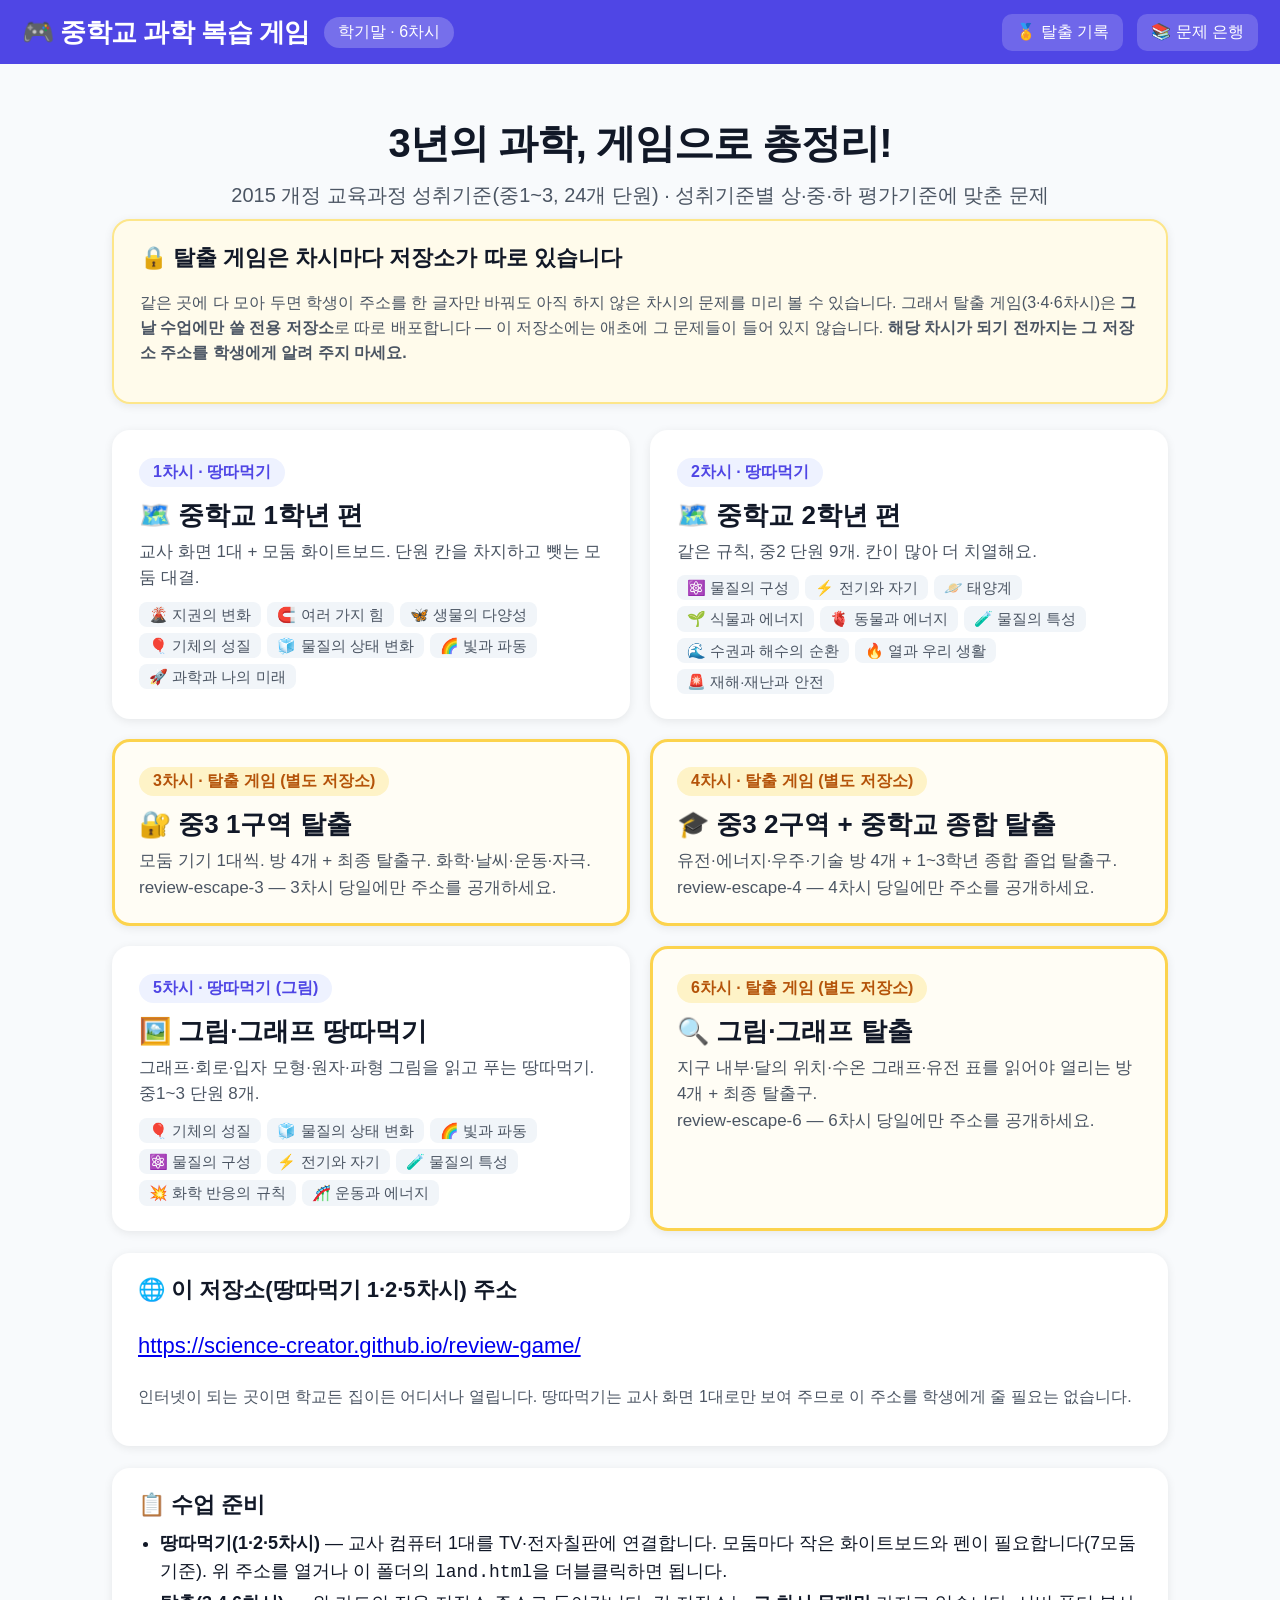
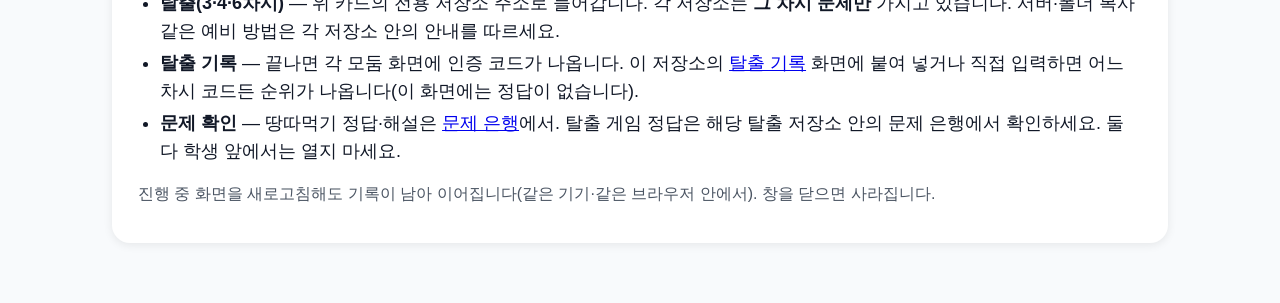
<file: index.html>
<!DOCTYPE html>
<html lang="ko">
<head>
<meta charset="utf-8">
<meta name="viewport" content="width=device-width, initial-scale=1">
<title>중학교 과학 복습 게임</title>
<link rel="stylesheet" href="css/game.css">
</head>
<body>
<header class="top">
  <h1>🎮 중학교 과학 복습 게임</h1>
  <span class="badge">학기말 · 6차시</span>
  <span class="spacer"></span>
  <a class="home" href="teacher.html">🏅 탈출 기록</a> <a class="home" href="bank.html">📚 문제 은행</a>
</header>
<main class="wrap">
  <div class="hero">
    <h2>3년의 과학, 게임으로 총정리!</h2>
    <p>2015 개정 교육과정 성취기준(중1~3, 24개 단원) · 성취기준별 상·중·하 평가기준에 맞춘 문제</p>
  </div>

  <div class="panel" style="margin-top:0; background:#fffbeb; border:2px solid #fde68a">
    <h3>🔒 탈출 게임은 차시마다 저장소가 따로 있습니다</h3>
    <p class="note">같은 곳에 다 모아 두면 학생이 주소를 한 글자만 바꿔도 아직 하지 않은 차시의 문제를 미리 볼 수 있습니다.
      그래서 탈출 게임(3·4·6차시)은 <b>그날 수업에만 쓸 전용 저장소</b>로 따로 배포합니다 — 이 저장소에는 애초에
      그 문제들이 들어 있지 않습니다. <b>해당 차시가 되기 전까지는 그 저장소 주소를 학생에게 알려 주지 마세요.</b></p>
  </div>

  <div class="cards">
    <a class="card" href="land.html?s=1">
      <span class="tag">1차시 · 땅따먹기</span>
      <h3>🗺️ 중학교 1학년 편</h3>
      <p>교사 화면 1대 + 모둠 화이트보드. 단원 칸을 차지하고 뺏는 모둠 대결.</p>
      <div class="chips" id="c1"></div>
    </a>
    <a class="card" href="land.html?s=2">
      <span class="tag">2차시 · 땅따먹기</span>
      <h3>🗺️ 중학교 2학년 편</h3>
      <p>같은 규칙, 중2 단원 9개. 칸이 많아 더 치열해요.</p>
      <div class="chips" id="c2"></div>
    </a>
    <a class="card escapecard" href="https://science-creator.github.io/review-escape-3/" target="_blank" rel="noopener">
      <span class="tag escape">3차시 · 탈출 게임 (별도 저장소)</span>
      <h3>🔐 중3 1구역 탈출</h3>
      <p>모둠 기기 1대씩. 방 4개 + 최종 탈출구. 화학·날씨·운동·자극.</p>
      <p class="note">review-escape-3 — 3차시 당일에만 주소를 공개하세요.</p>
    </a>
    <a class="card escapecard" href="https://science-creator.github.io/review-escape-4/" target="_blank" rel="noopener">
      <span class="tag escape">4차시 · 탈출 게임 (별도 저장소)</span>
      <h3>🎓 중3 2구역 + 중학교 종합 탈출</h3>
      <p>유전·에너지·우주·기술 방 4개 + 1~3학년 종합 졸업 탈출구.</p>
      <p class="note">review-escape-4 — 4차시 당일에만 주소를 공개하세요.</p>
    </a>
    <a class="card" href="land.html?s=5">
      <span class="tag">5차시 · 땅따먹기 (그림)</span>
      <h3>🖼️ 그림·그래프 땅따먹기</h3>
      <p>그래프·회로·입자 모형·원자·파형 그림을 읽고 푸는 땅따먹기. 중1~3 단원 8개.</p>
      <div class="chips" id="c5"></div>
    </a>
    <a class="card escapecard" href="https://science-creator.github.io/review-escape-6/" target="_blank" rel="noopener">
      <span class="tag escape">6차시 · 탈출 게임 (별도 저장소)</span>
      <h3>🔍 그림·그래프 탈출</h3>
      <p>지구 내부·달의 위치·수온 그래프·유전 표를 읽어야 열리는 방 4개 + 최종 탈출구.</p>
      <p class="note">review-escape-6 — 6차시 당일에만 주소를 공개하세요.</p>
    </a>
  </div>

  <div class="panel">
    <h3>🌐 이 저장소(땅따먹기 1·2·5차시) 주소</h3>
    <p style="font-size:22px"><a href="https://science-creator.github.io/review-game/">https://science-creator.github.io/review-game/</a></p>
    <p class="note">인터넷이 되는 곳이면 학교든 집이든 어디서나 열립니다. 땅따먹기는 교사 화면 1대로만 보여 주므로 이 주소를 학생에게 줄 필요는 없습니다.</p>
  </div>

  <div class="panel">
    <h3>📋 수업 준비</h3>
    <ul>
      <li><b>땅따먹기(1·2·5차시)</b> — 교사 컴퓨터 1대를 TV·전자칠판에 연결합니다. 모둠마다 작은 화이트보드와 펜이 필요합니다(7모둠 기준). 위 주소를 열거나 이 폴더의 <code>land.html</code>을 더블클릭하면 됩니다.</li>
      <li><b>탈출(3·4·6차시)</b> — 위 카드의 전용 저장소 주소로 들어갑니다. 각 저장소는 <b>그 차시 문제만</b> 가지고 있습니다. 서버·폴더 복사 같은 예비 방법은 각 저장소 안의 안내를 따르세요.</li>
      <li><b>탈출 기록</b> — 끝나면 각 모둠 화면에 인증 코드가 나옵니다. 이 저장소의 <a href="teacher.html">탈출 기록</a> 화면에 붙여 넣거나 직접 입력하면 어느 차시 코드든 순위가 나옵니다(이 화면에는 정답이 없습니다).</li>
      <li><b>문제 확인</b> — 땅따먹기 정답·해설은 <a href="bank.html">문제 은행</a>에서. 탈출 게임 정답은 해당 탈출 저장소 안의 문제 은행에서 확인하세요. 둘 다 학생 앞에서는 열지 마세요.</li>
    </ul>
    <p class="note">진행 중 화면을 새로고침해도 기록이 남아 이어집니다(같은 기기·같은 브라우저 안에서). 창을 닫으면 사라집니다.</p>
  </div>
</main>
<script src="js/questions1.js"></script>
<script src="js/questions2.js"></script>
<script src="js/questions_fig.js"></script>
<script src="js/common.js"></script>
<script>
  [[1, "c1"], [2, "c2"], [5, "c5"]].forEach(function (p) {
    var c = document.getElementById(p[1]), s = RG.SESSIONS[p[0]];
    s.units.forEach(function (u) { c.appendChild(RG.el("span", "chip", RG.UNITS[u].i + " " + RG.UNITS[u].n)); });
  });
</script>
</body>
</html>
</file>
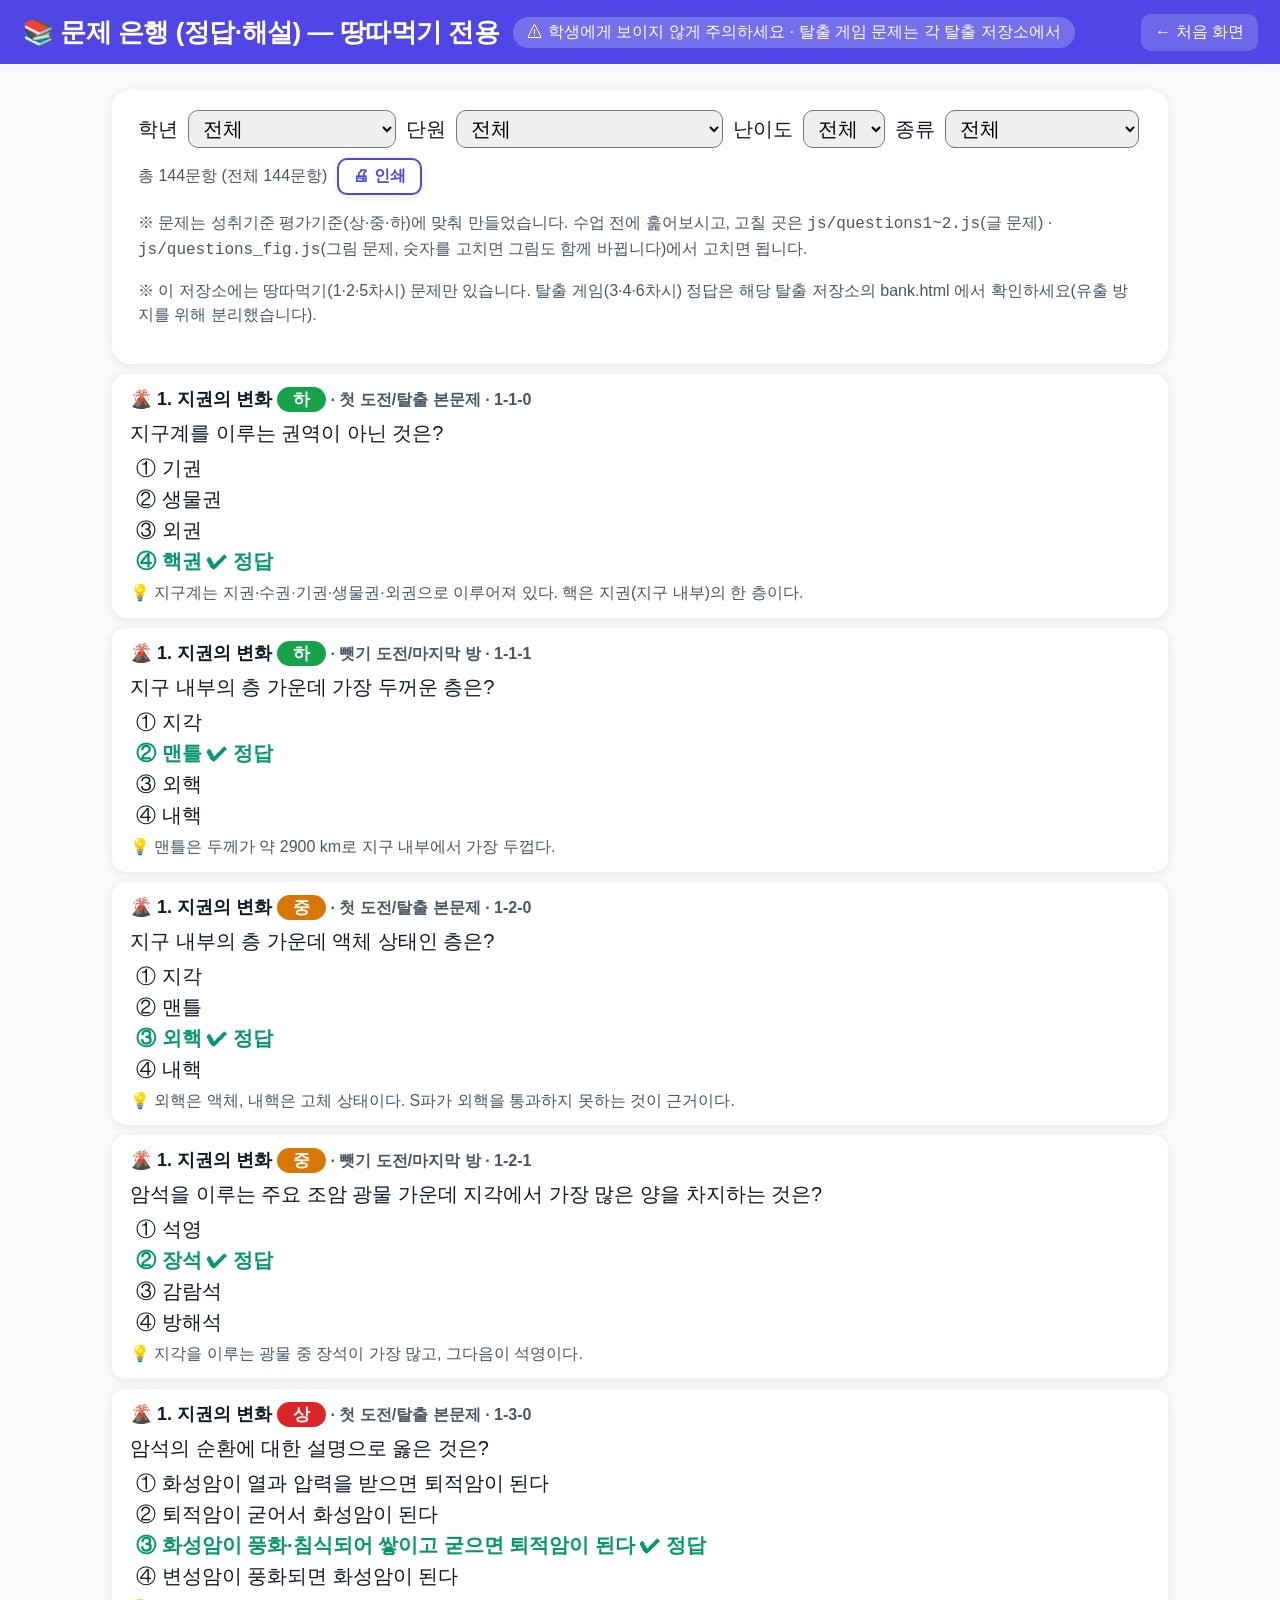
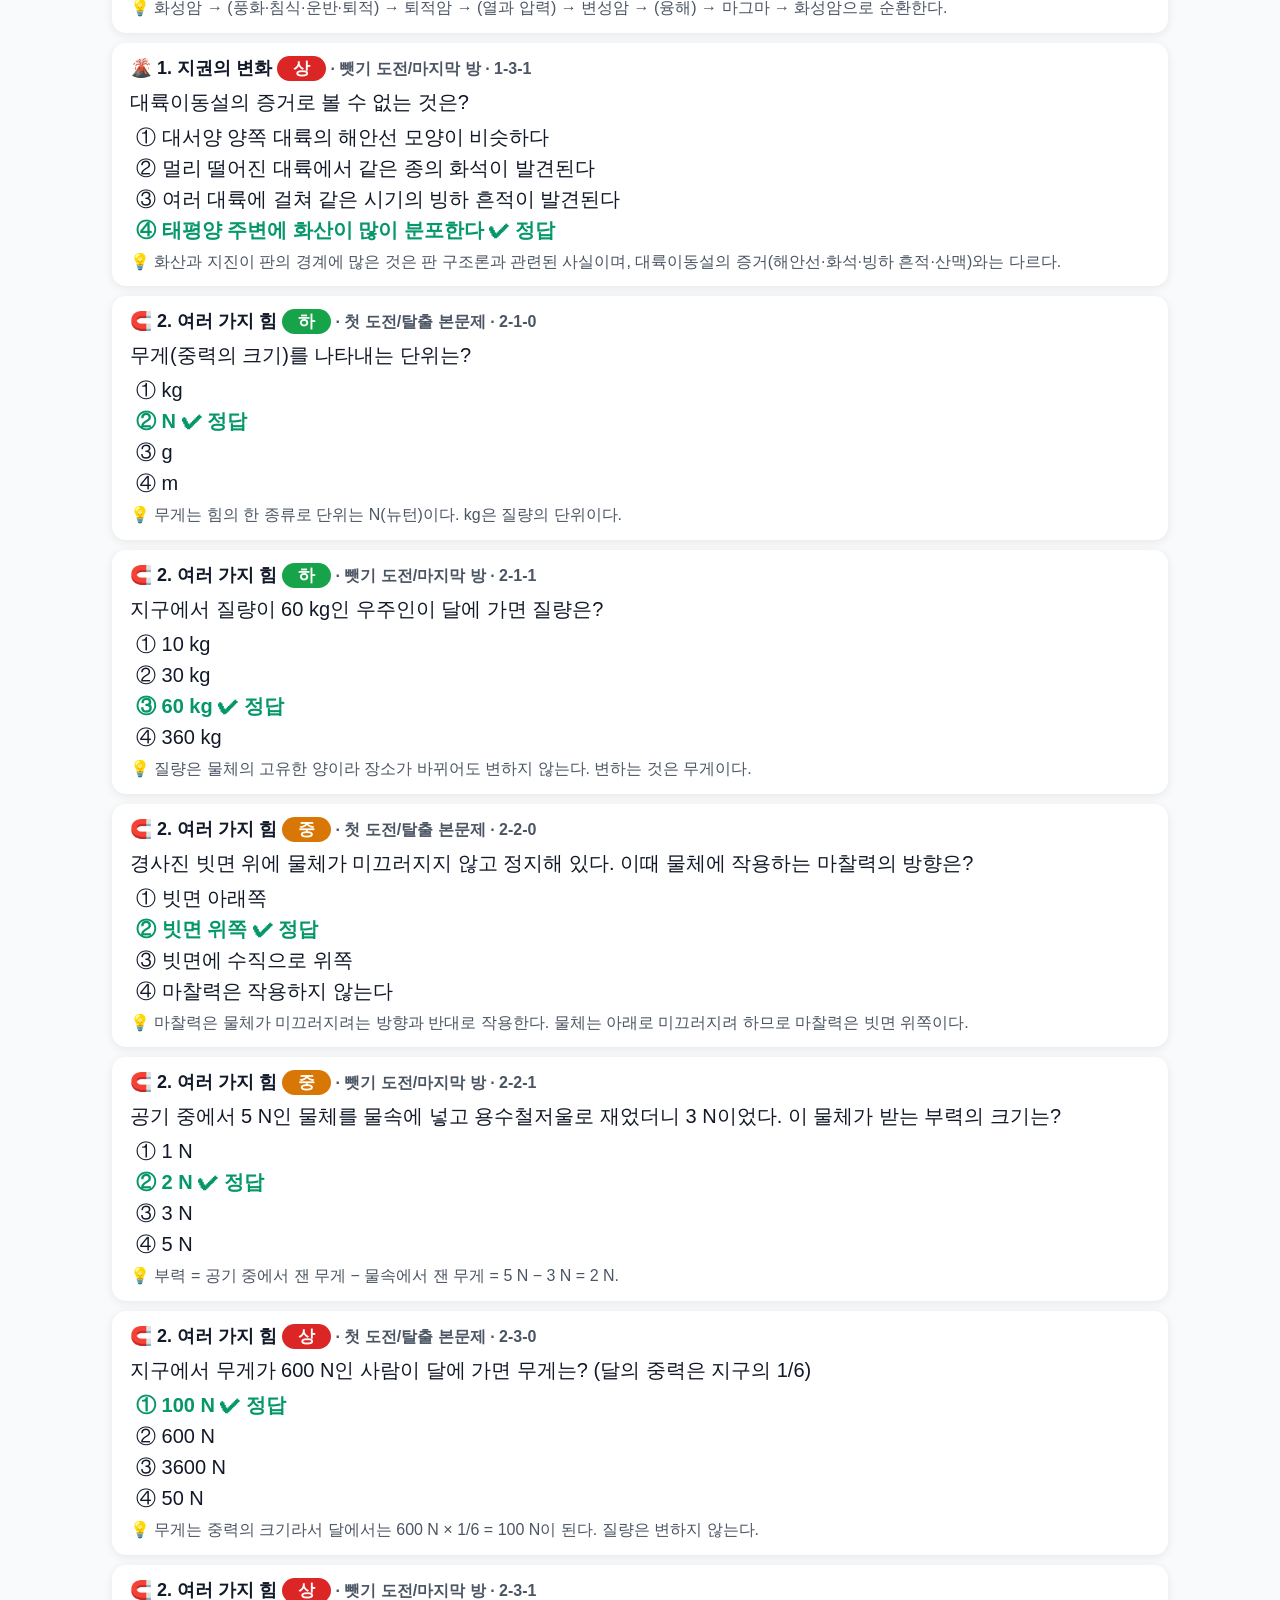
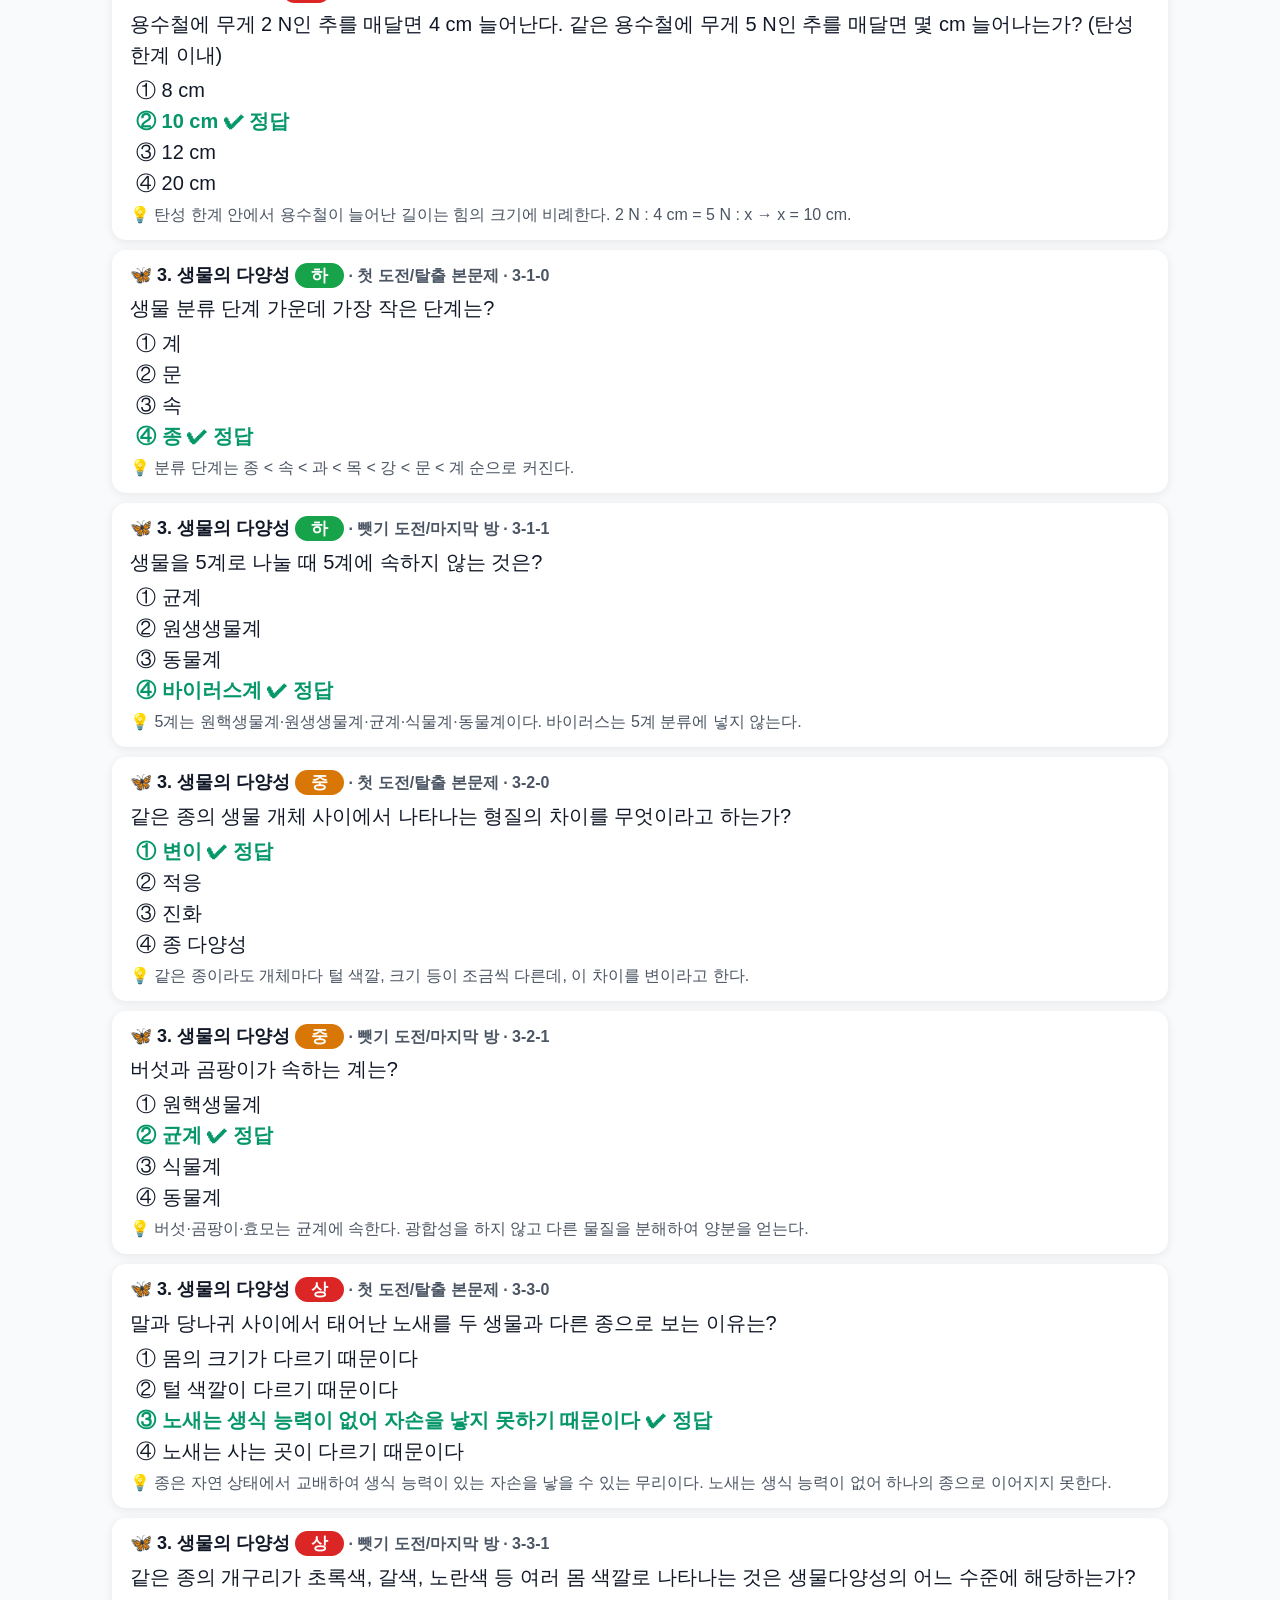
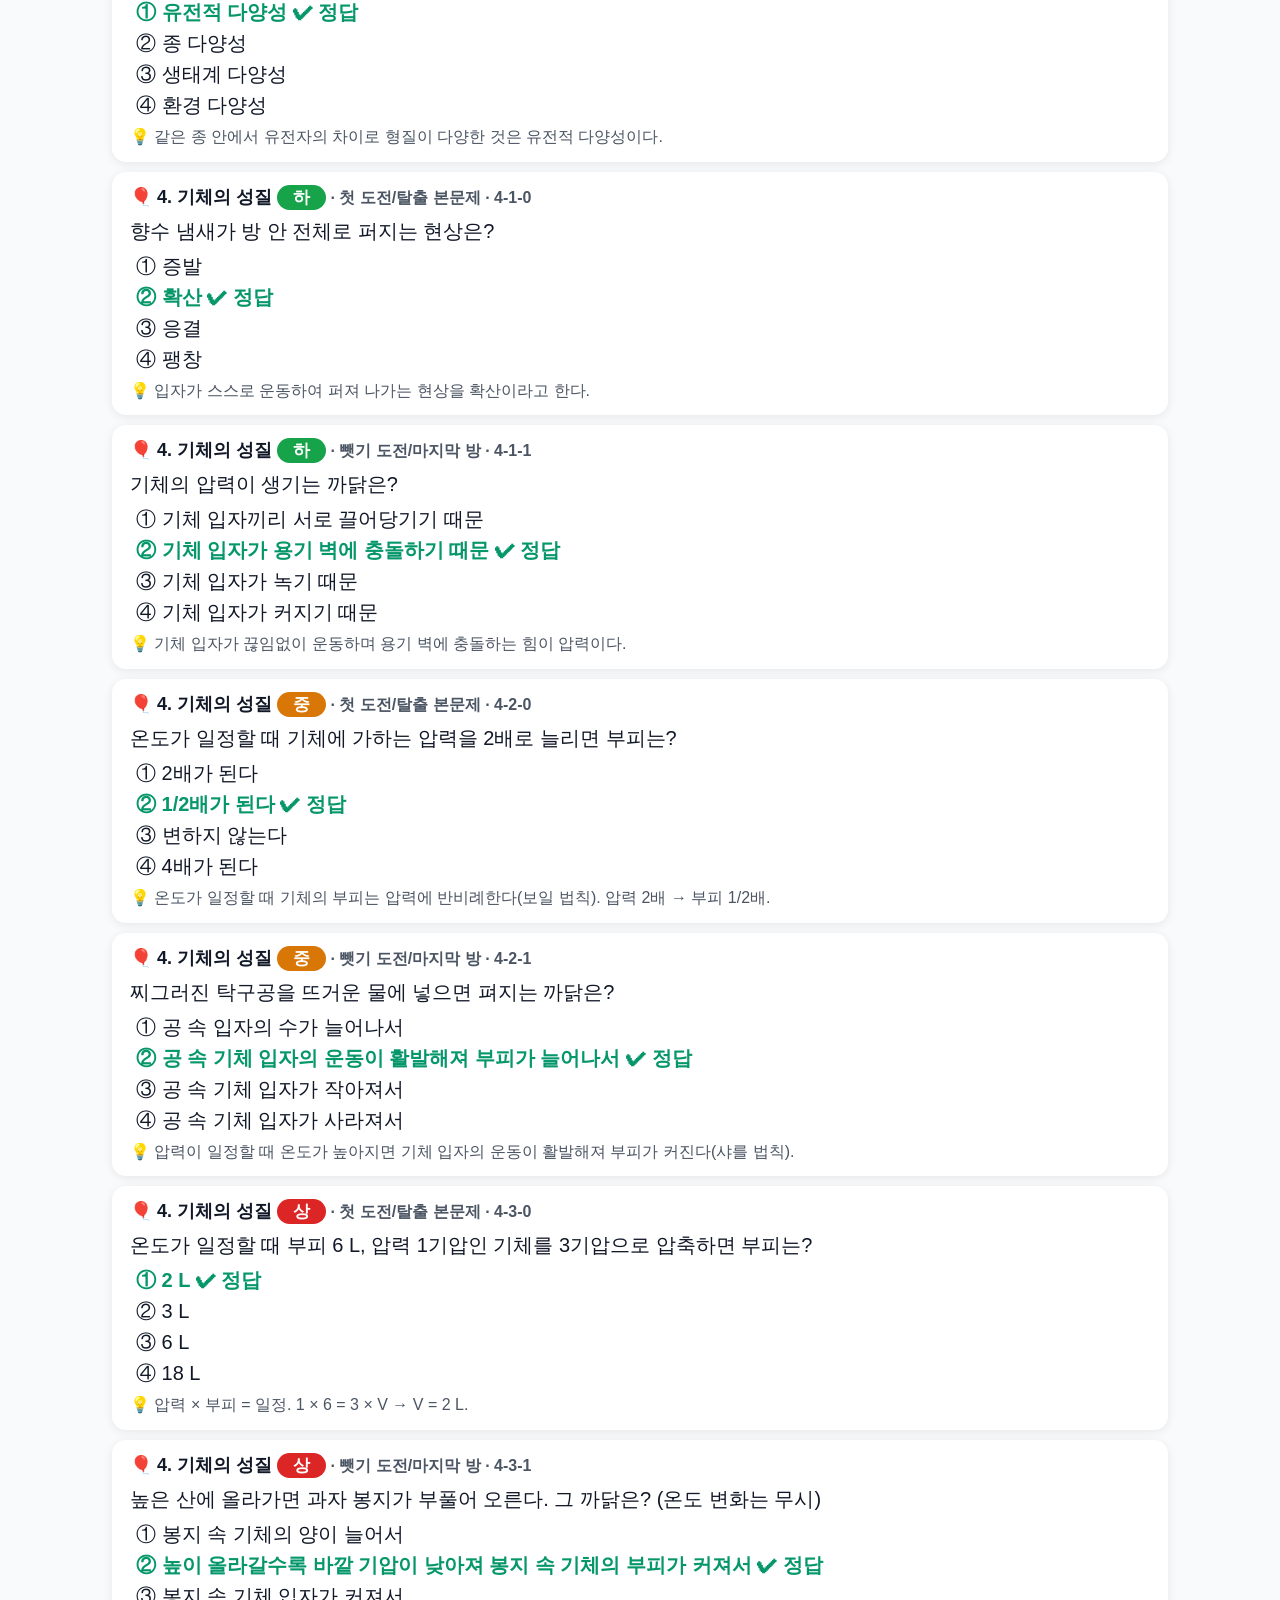
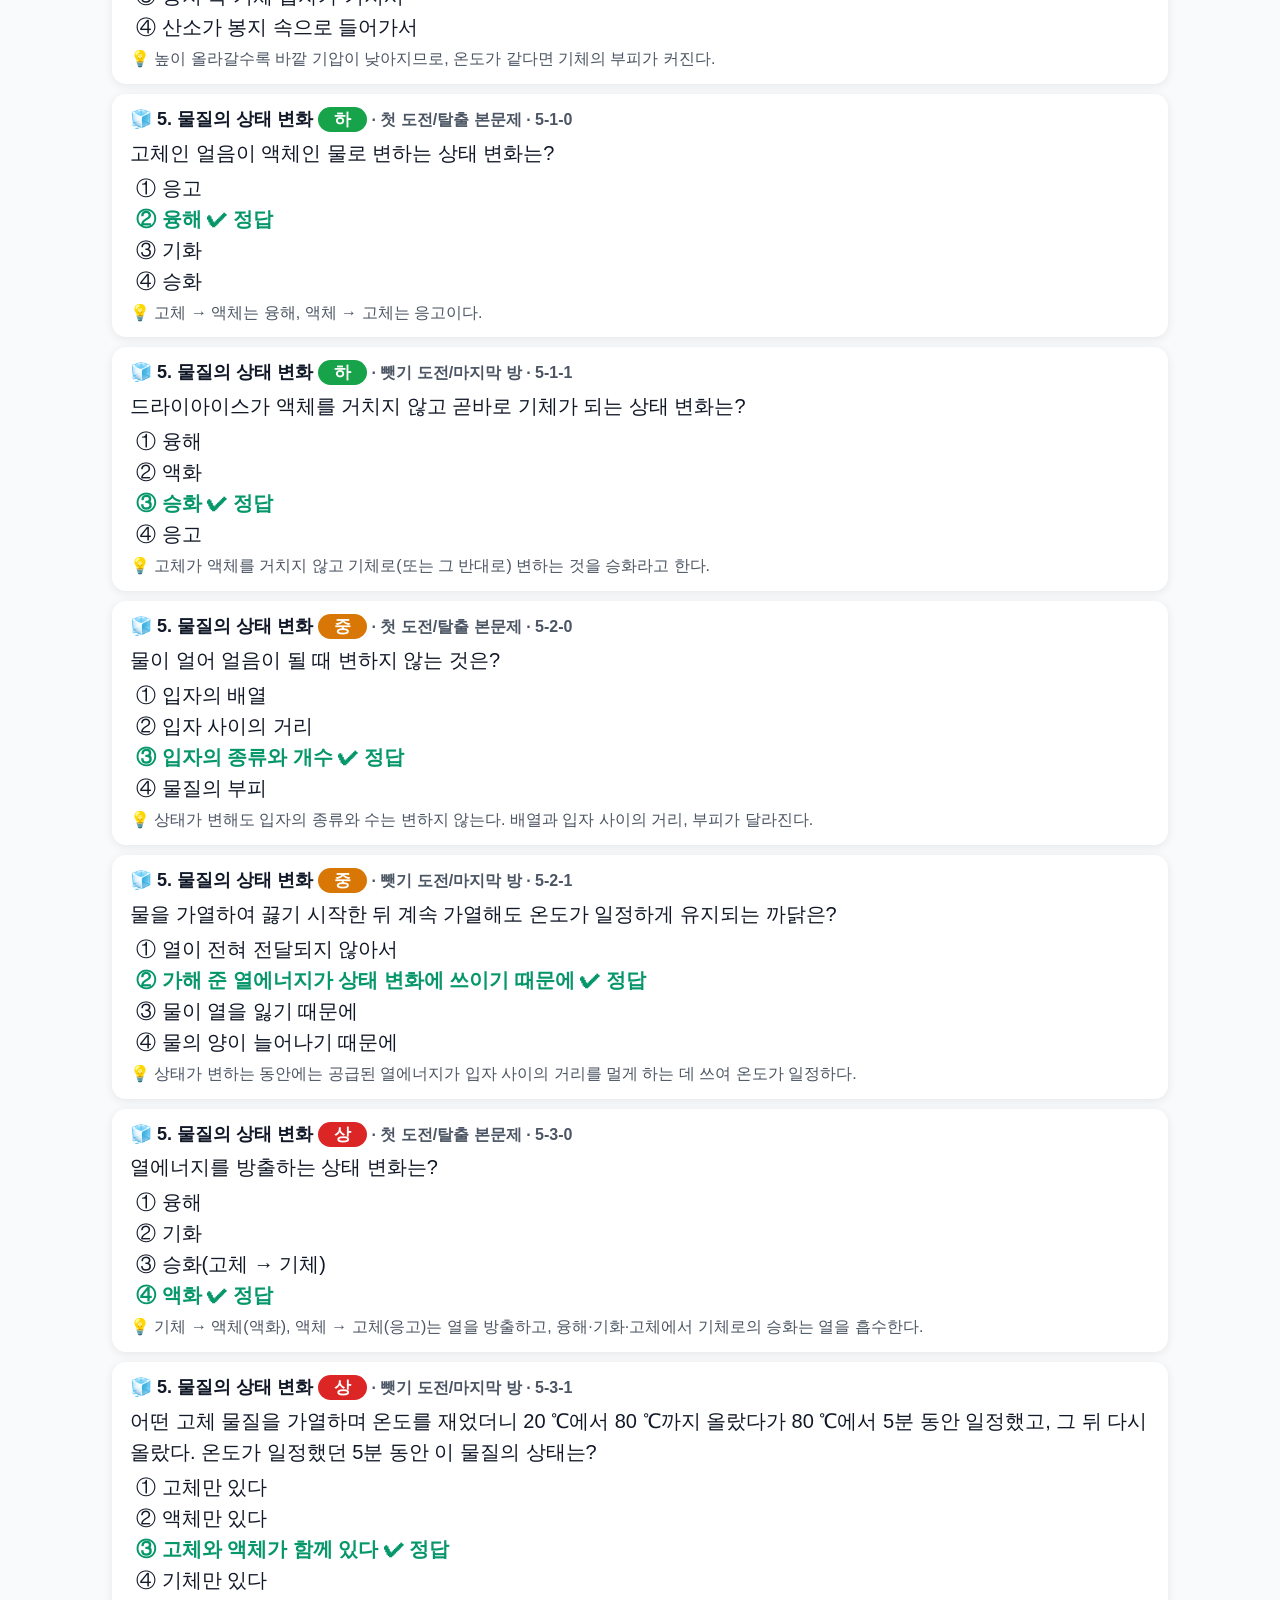
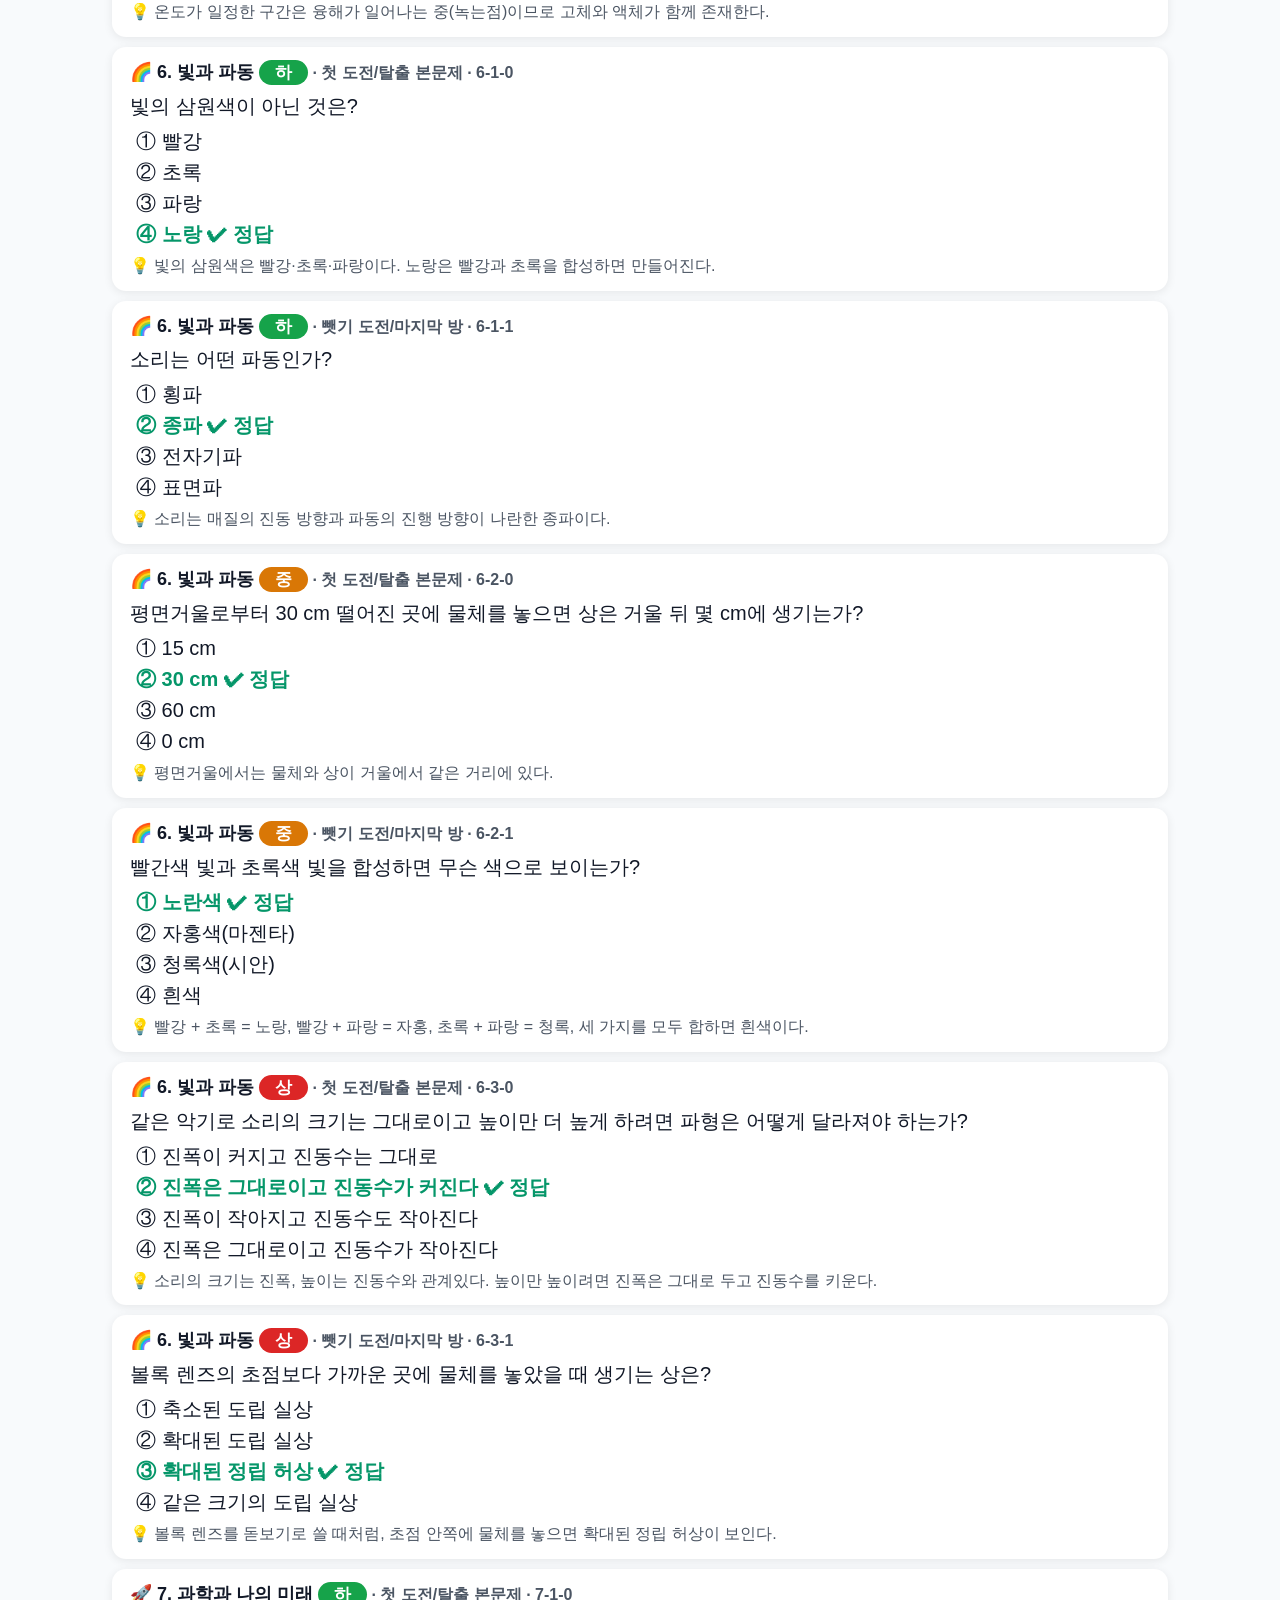
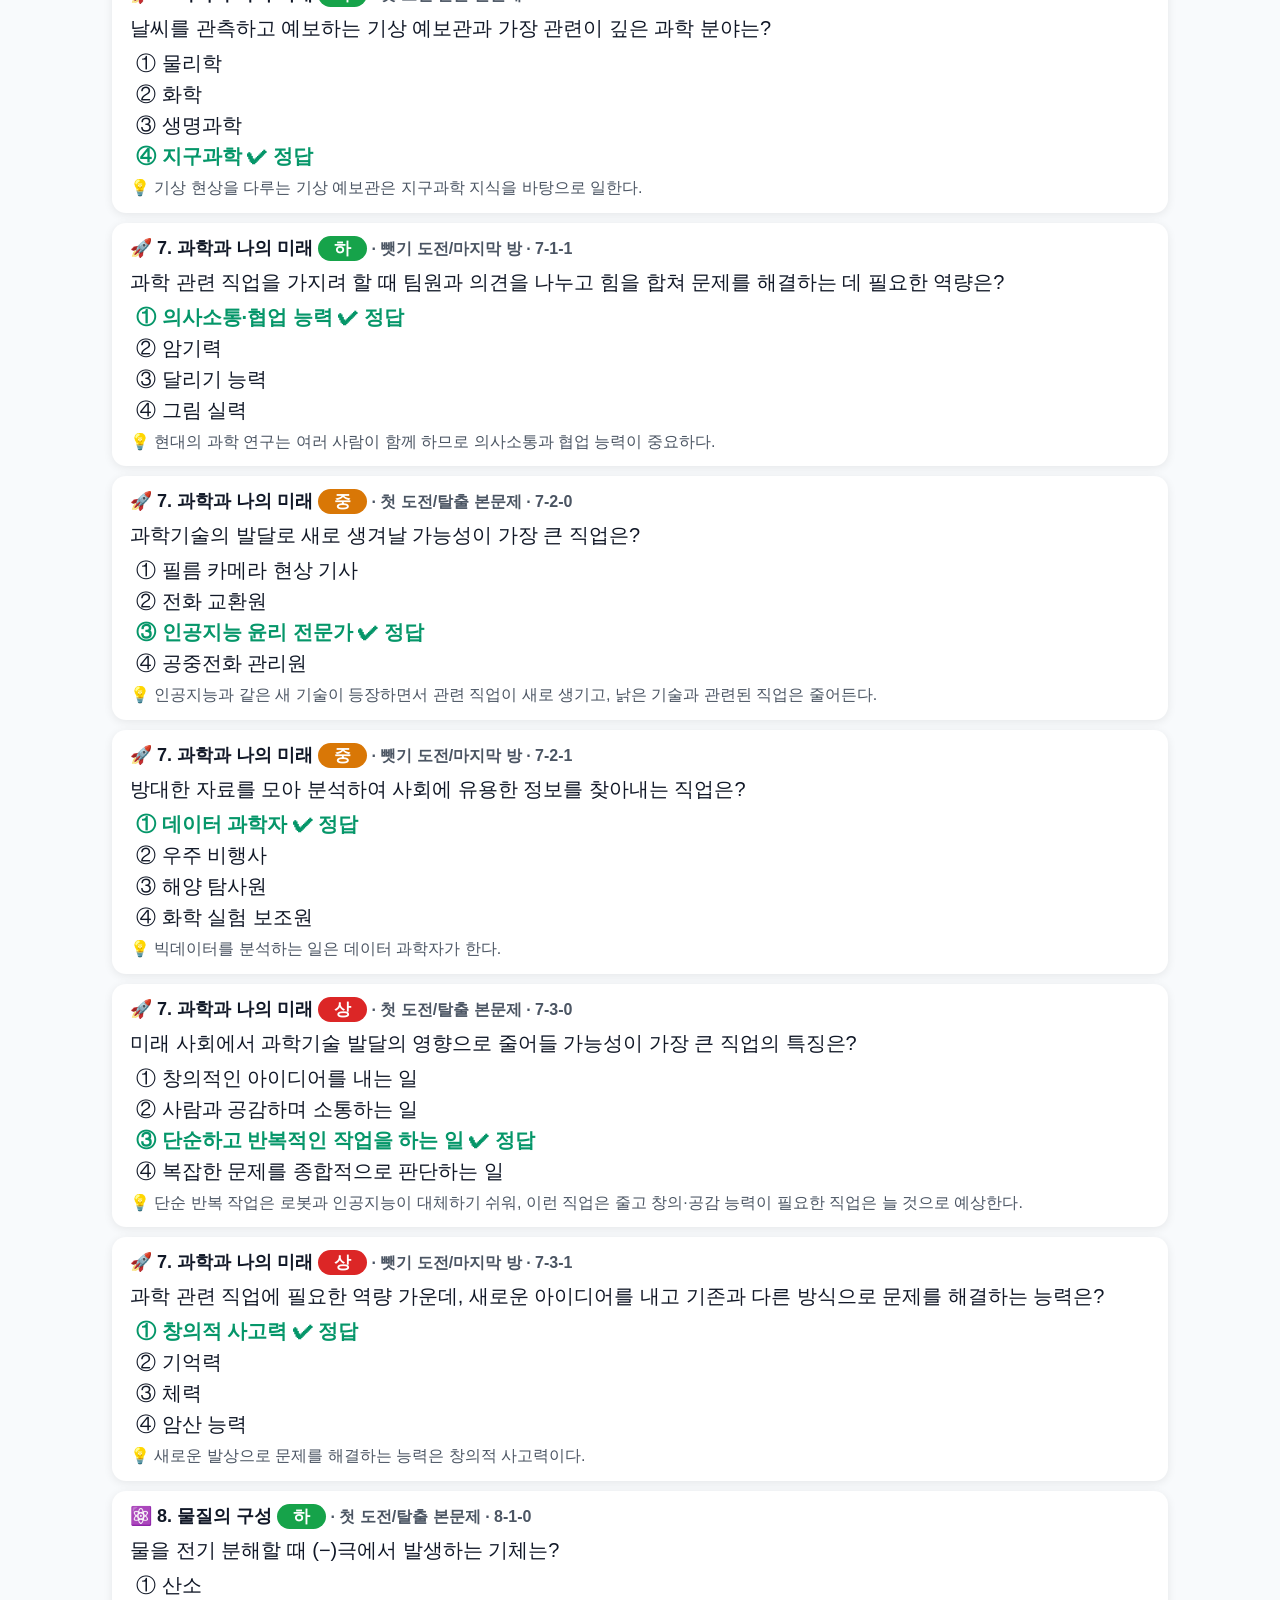
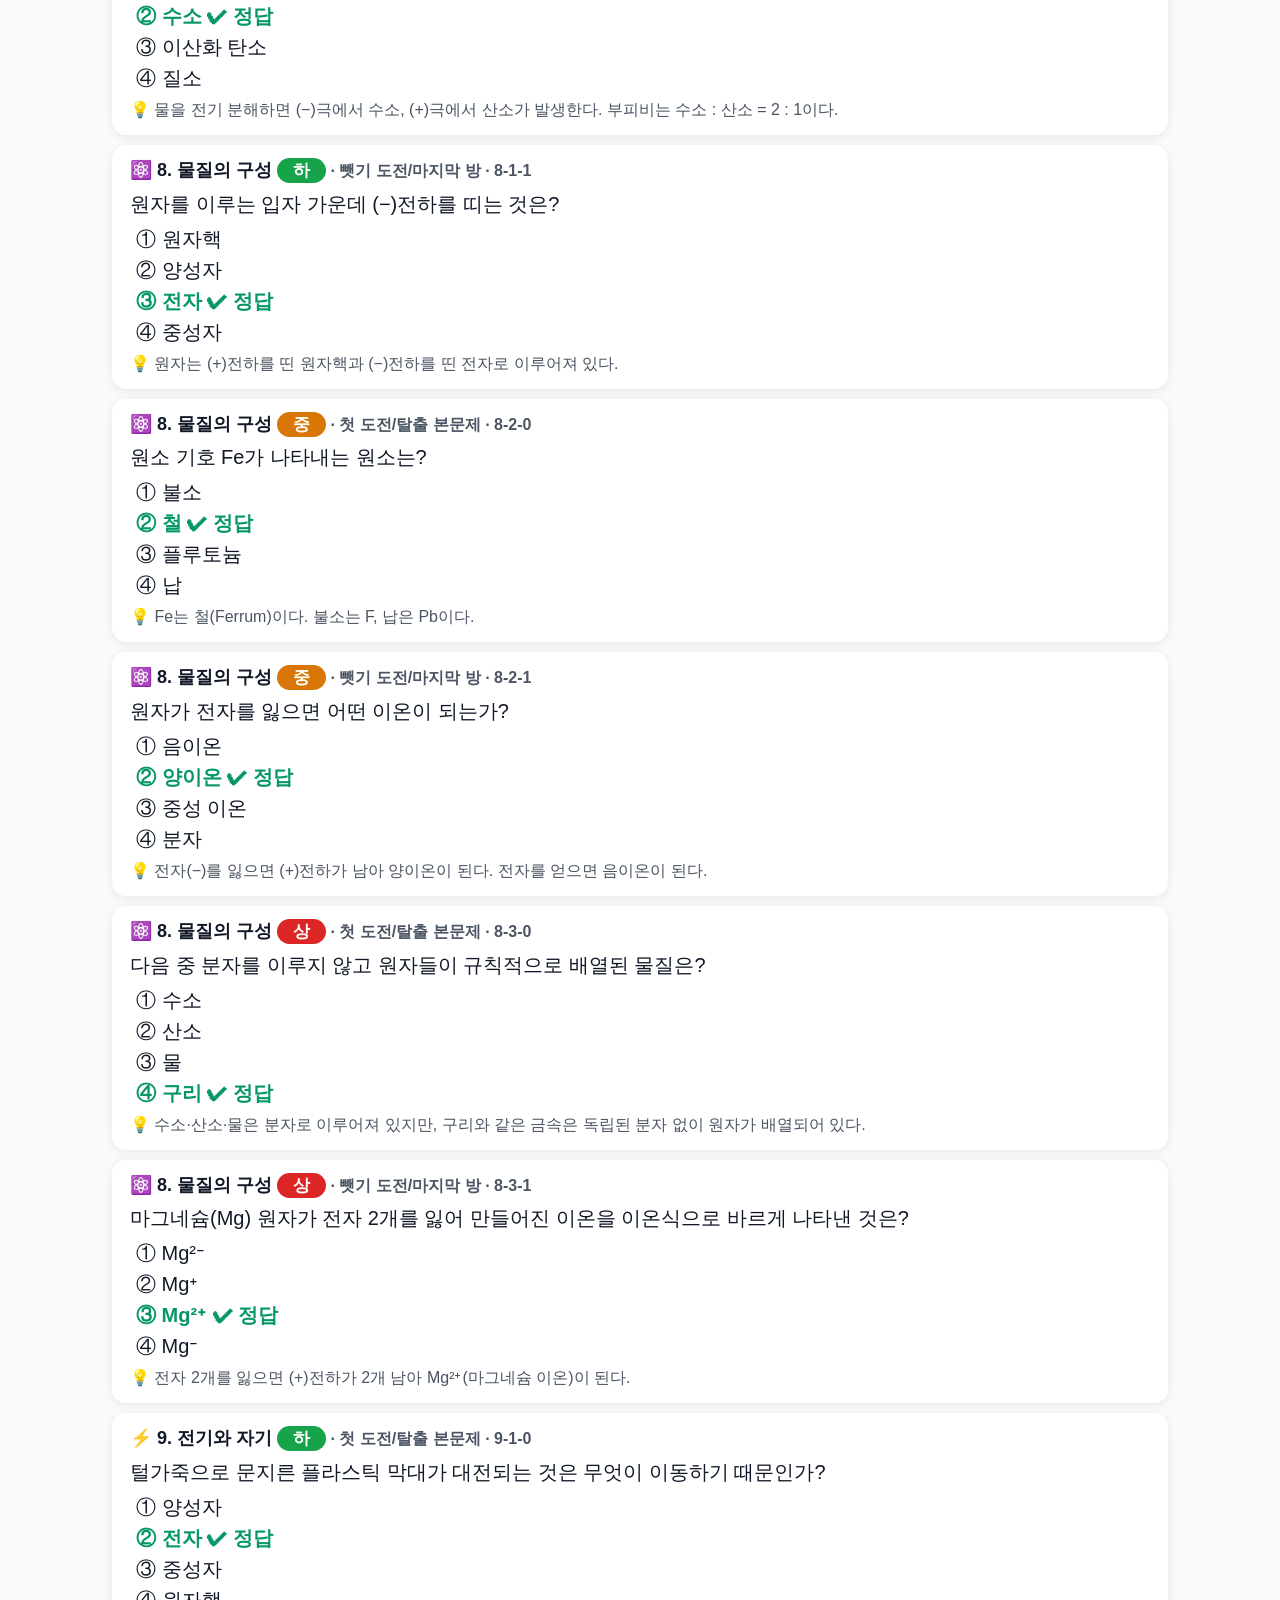
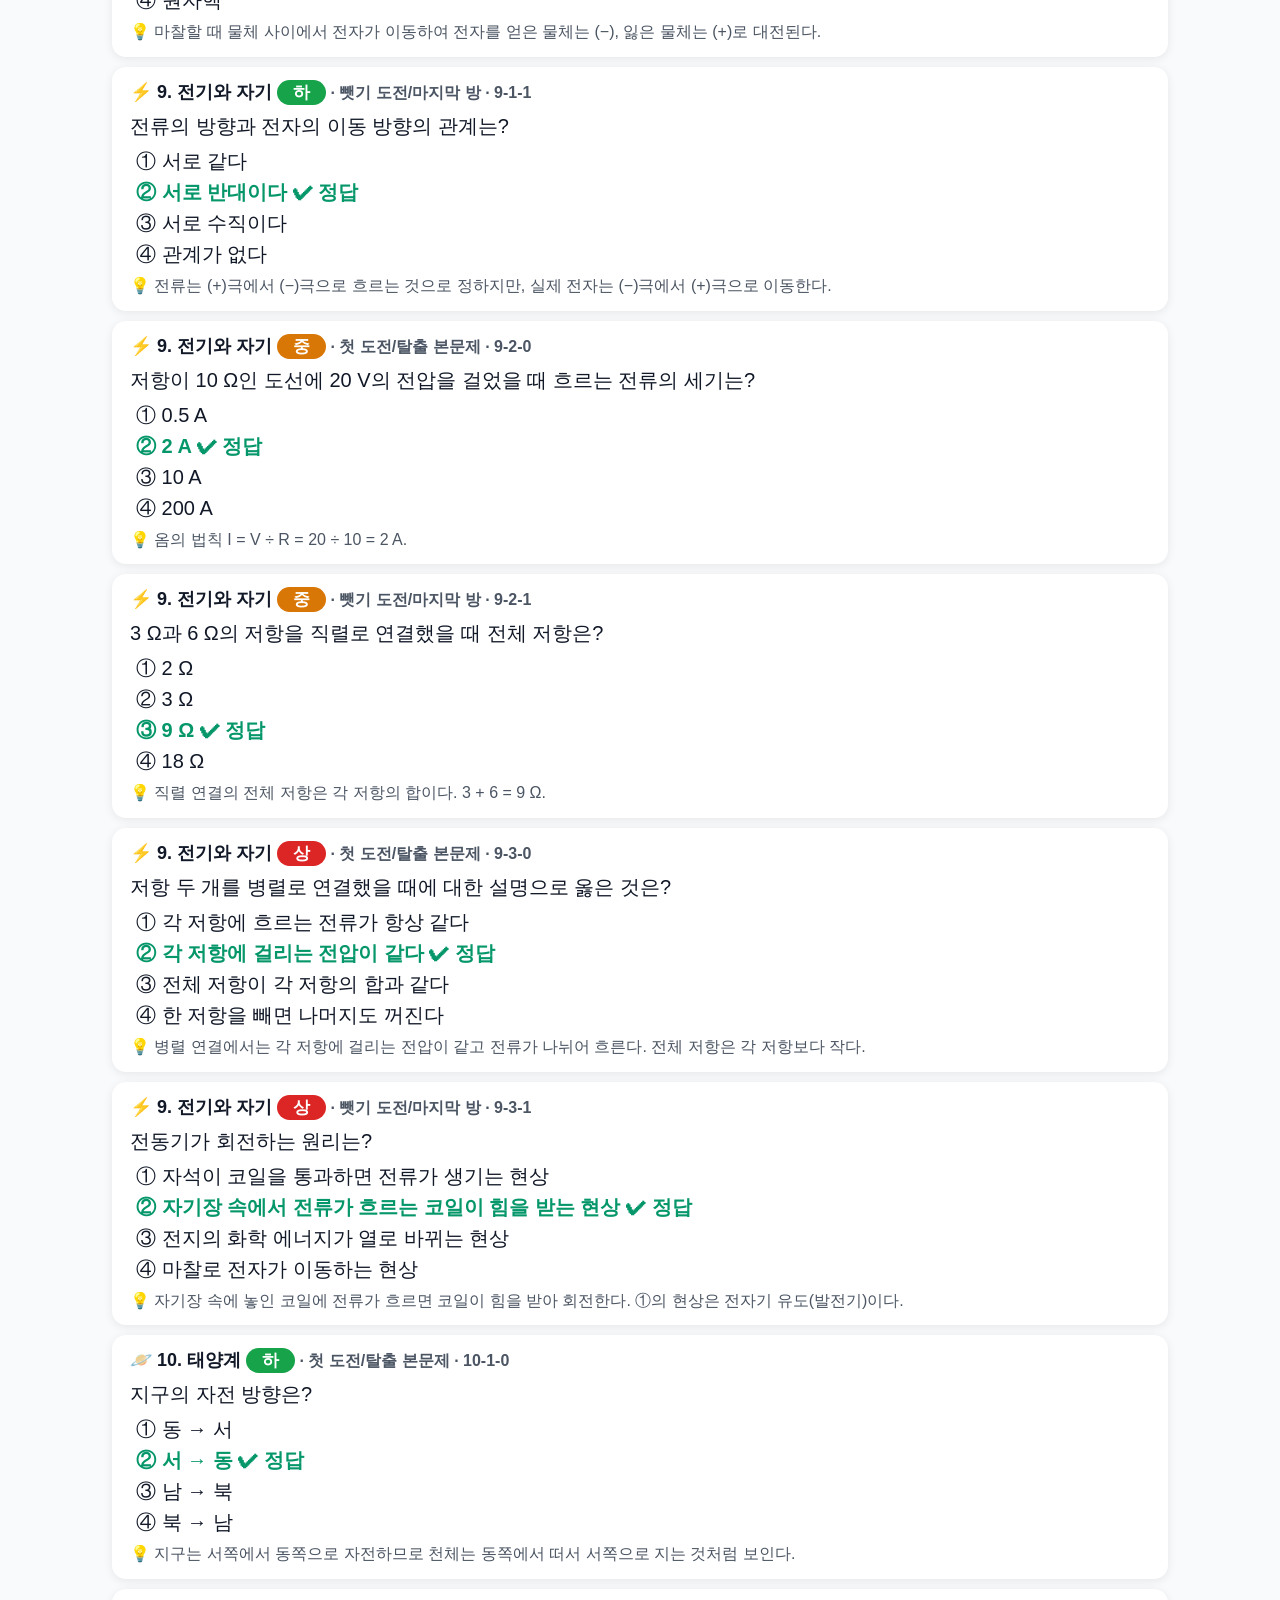
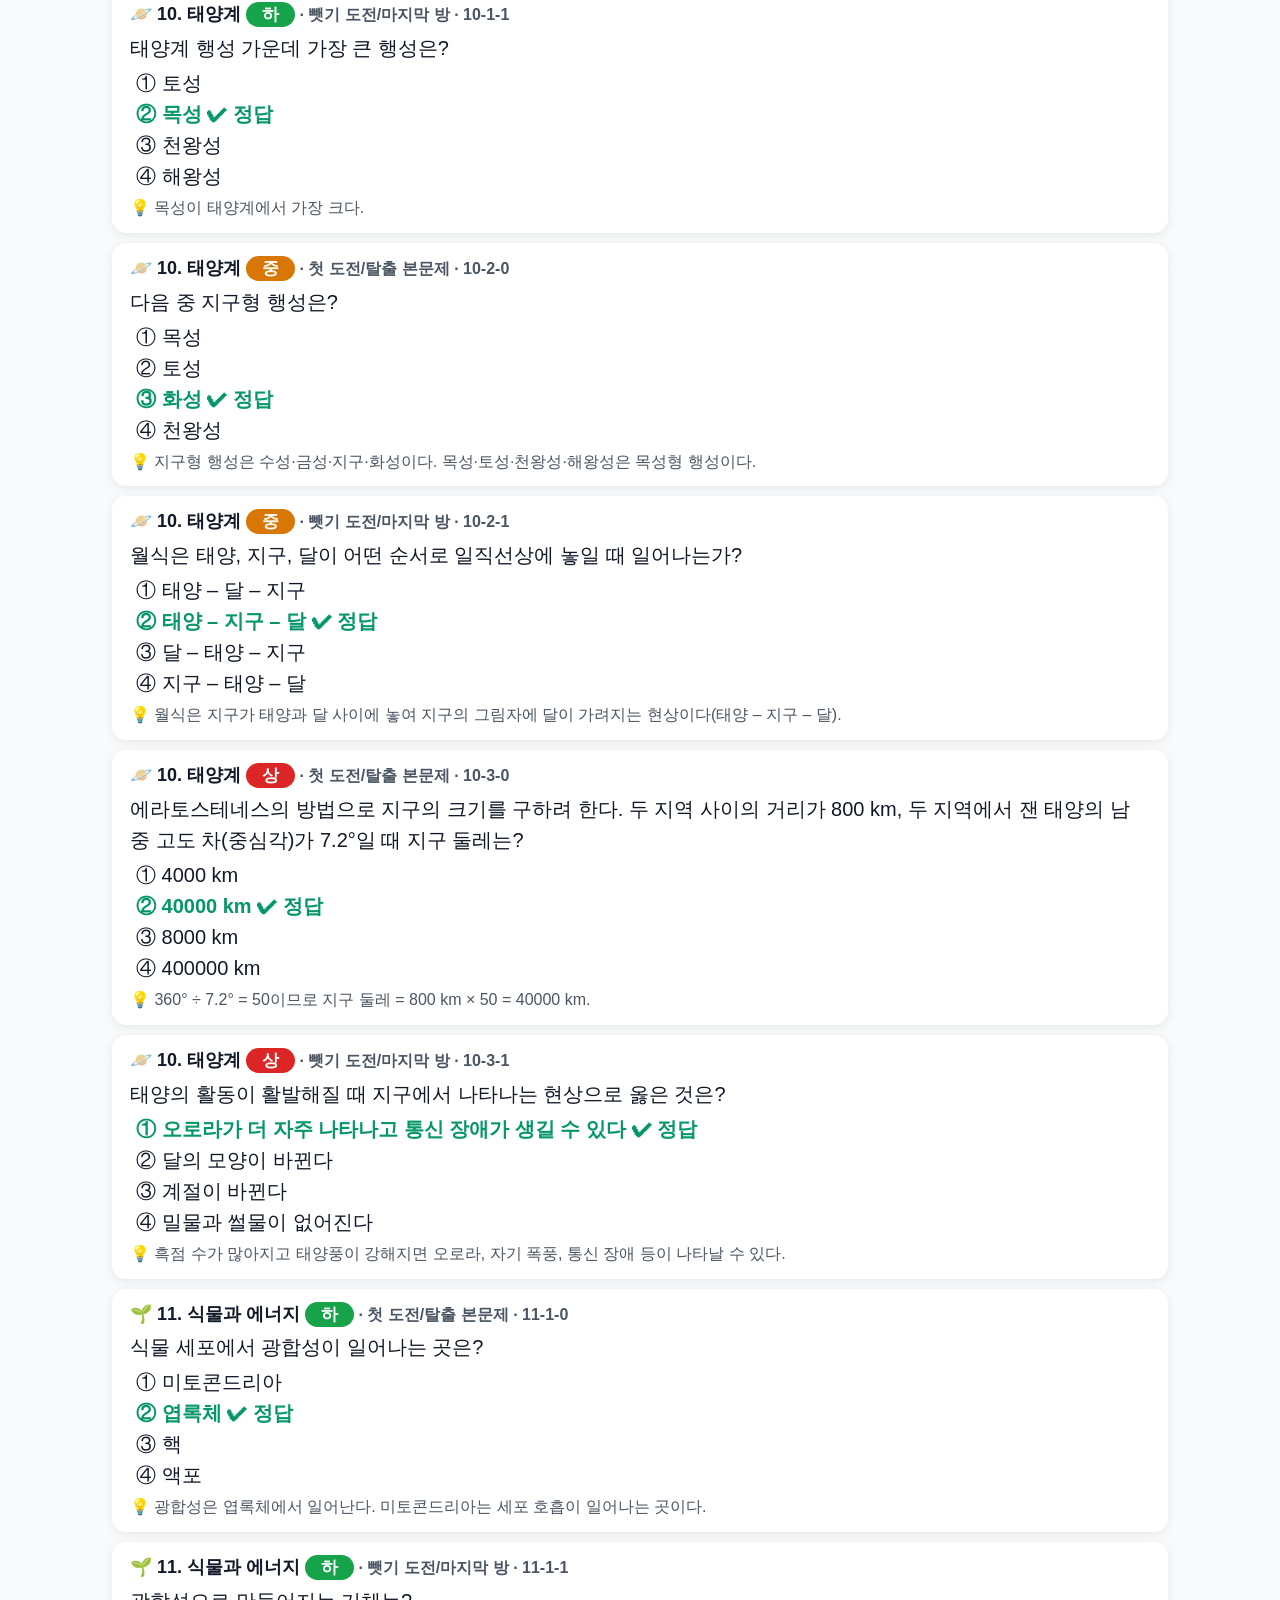
<file: bank.html>
<!DOCTYPE html>
<html lang="ko">
<head>
<meta charset="utf-8">
<meta name="viewport" content="width=device-width, initial-scale=1">
<title>문제 은행 · 복습 게임</title>
<link rel="stylesheet" href="css/game.css">
</head>
<body>
<header class="top">
  <h1>📚 문제 은행 (정답·해설) — 땅따먹기 전용</h1>
  <span class="badge">⚠ 학생에게 보이지 않게 주의하세요 · 탈출 게임 문제는 각 탈출 저장소에서</span>
  <span class="spacer"></span>
  <a class="home" href="index.html">← 처음 화면</a>
</header>
<main class="wrap">
  <div class="panel" style="margin-top:0">
    <div class="actions" style="margin-top:0">
      <span>학년</span>
      <select id="fG"><option value="0">전체</option><option value="1">중1 (1~7)</option><option value="2">중2 (8~16)</option><option value="3">중3 (17·19 그림만)</option></select>
      <span>단원</span><select id="fU"></select>
      <span>난이도</span>
      <select id="fL"><option value="0">전체</option><option value="1">하</option><option value="2">중</option><option value="3">상</option></select>
      <span>종류</span>
      <select id="fS"><option value="">전체</option><option value="txt">글 문제</option><option value="fig">그림·그래프 문제</option></select>
      <span class="note" id="cnt"></span>
      <button class="btn ghost mini" onclick="window.print()">🖨 인쇄</button>
    </div>
    <p class="note">※ 문제는 성취기준 평가기준(상·중·하)에 맞춰 만들었습니다. 수업 전에 훑어보시고, 고칠 곳은 <code>js/questions1~2.js</code>(글 문제) · <code>js/questions_fig.js</code>(그림 문제, 숫자를 고치면 그림도 함께 바뀝니다)에서 고치면 됩니다.</p>
    <p class="note">※ 이 저장소에는 땅따먹기(1·2·5차시) 문제만 있습니다. 탈출 게임(3·4·6차시) 정답은 해당 탈출 저장소의 bank.html 에서 확인하세요(유출 방지를 위해 분리했습니다).</p>
  </div>
  <div id="bankOut"></div>
</main>
<script src="js/questions1.js"></script>
<script src="js/questions2.js"></script>
<script src="js/questions_fig.js"></script>
<script src="js/common.js"></script>
<script src="js/figures.js"></script>
<script src="js/bank.js"></script>
</body>
</html>
</file>
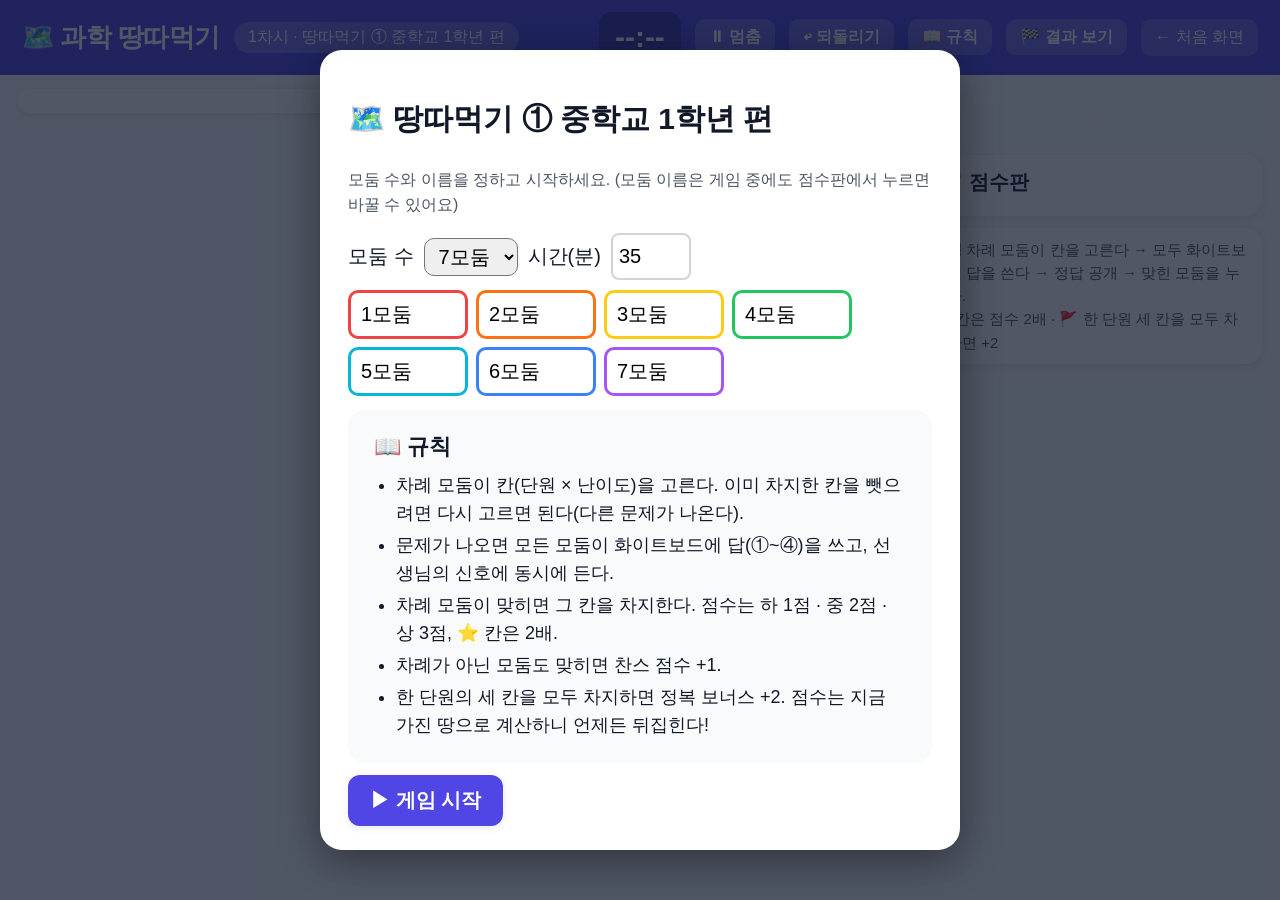
<file: land.html>
<!DOCTYPE html>
<html lang="ko">
<head>
<meta charset="utf-8">
<meta name="viewport" content="width=device-width, initial-scale=1">
<title>과학 땅따먹기</title>
<link rel="stylesheet" href="css/game.css">
</head>
<body>
<header class="top">
  <h1 id="ttl">🗺️ 과학 땅따먹기</h1>
  <span class="badge" id="badge"></span>
  <span class="spacer"></span>
  <span class="clock" id="clock">--:--</span>
  <button class="btn mini" id="bPause">⏸ 멈춤</button>
  <button class="btn mini" id="bUndo">↩ 되돌리기</button>
  <button class="btn mini" id="bRule">📖 규칙</button>
  <button class="btn mini" id="bEnd">🏁 결과 보기</button>
  <a class="home" href="index.html">← 처음 화면</a>
</header>

<main class="land">
  <section class="board" id="board" aria-label="땅 지도"></section>
  <aside class="side">
    <div class="turnbox" id="turnbox">-</div>
    <div class="sb"><h3>🏆 점수판</h3><div id="score"></div></div>
    <div class="sb rules" id="rulesMini">
      <b>진행</b> 차례 모둠이 칸을 고른다 → 모두 화이트보드에 답을 쓴다 → 정답 공개 → 맞힌 모둠을 누른다.<br>
      ⭐ 칸은 점수 2배 · 🚩 한 단원 세 칸을 모두 차지하면 +2
    </div>
  </aside>
</main>

<div id="dlgRoot"></div>

<script src="js/questions1.js"></script>
<script src="js/questions2.js"></script>
<script src="js/questions_fig.js"></script>
<script src="js/common.js"></script>
<script src="js/figures.js"></script>
<script src="js/land.js"></script>
</body>
</html>
</file>
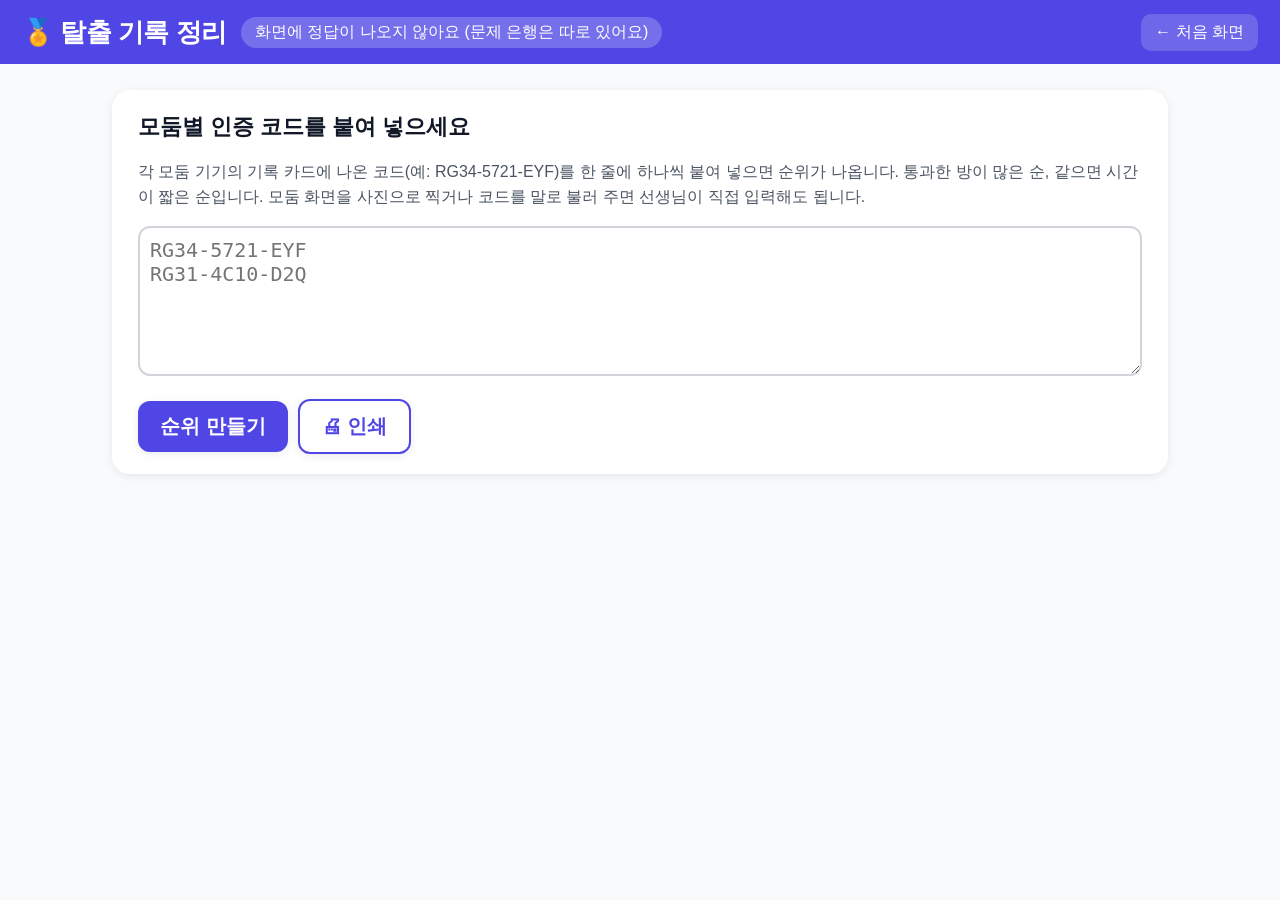
<file: teacher.html>
<!DOCTYPE html>
<html lang="ko">
<head>
<meta charset="utf-8">
<meta name="viewport" content="width=device-width, initial-scale=1">
<title>탈출 기록 · 복습 게임</title>
<link rel="stylesheet" href="css/game.css">
</head>
<body>
<header class="top">
  <h1>🏅 탈출 기록 정리</h1>
  <span class="badge">화면에 정답이 나오지 않아요 (문제 은행은 따로 있어요)</span>
  <span class="spacer"></span>
  <a class="home" href="index.html">← 처음 화면</a>
</header>
<main class="wrap">
  <div class="panel" style="margin-top:0">
    <h3>모둠별 인증 코드를 붙여 넣으세요</h3>
    <p class="note">각 모둠 기기의 기록 카드에 나온 코드(예: RG34-5721-EYF)를 한 줄에 하나씩 붙여 넣으면 순위가 나옵니다.
      통과한 방이 많은 순, 같으면 시간이 짧은 순입니다. 모둠 화면을 사진으로 찍거나 코드를 말로 불러 주면 선생님이 직접 입력해도 됩니다.</p>
    <textarea class="codes" id="codes" placeholder="RG34-5721-EYF&#10;RG31-4C10-D2Q"></textarea>
    <div class="actions"><button class="btn" id="bRank">순위 만들기</button><button class="btn ghost" onclick="window.print()">🖨 인쇄</button></div>
    <div id="rankOut"></div>
  </div>
</main>
<script src="js/common.js"></script>
<script src="js/teacher.js"></script>
</body>
</html>
</file>
<file: css/game.css>
/* =========================================================
   game.css — 복습 게임 공용 스타일
   교실 TV·전자칠판에서 보이도록 글씨와 단추를 크게 잡는다.
   ========================================================= */
:root {
  --ink: #111827; --sub: #4b5563; --faint: #9ca3af; --line: #d1d5db;
  --bg: #f8fafc; --card: #fff; --band: #eef2ff;
  --brand: #4f46e5; --brand-dark: #4338ca;
  --ok: #059669; --ok-bg: #ecfdf5; --no: #dc2626; --no-bg: #fef2f2;
  --warn: #d97706; --warn-bg: #fffbeb;
  --radius: 14px; --shadow: 0 2px 10px rgba(0, 0, 0, .08);
}
* { box-sizing: border-box; }
html { -webkit-text-size-adjust: 100%; }
body {
  margin: 0; background: var(--bg); color: var(--ink);
  font-family: "Malgun Gothic", "맑은 고딕", "Apple SD Gothic Neo", sans-serif;
  font-size: 20px; line-height: 1.55;
}
button { font: inherit; cursor: pointer; }
[hidden] { display: none !important; }

/* ---------- 머리글 ---------- */
.top {
  background: var(--brand); color: #fff; padding: 12px 22px;
  display: flex; align-items: center; gap: 14px; flex-wrap: wrap;
}
.top h1 { margin: 0; font-size: 26px; letter-spacing: -.5px; }
.top .badge { background: rgba(255, 255, 255, .22); border-radius: 999px; padding: 3px 14px; font-size: 16px; white-space: nowrap; }
.top .spacer { flex: 1 1 auto; }
.top a.home { color: #fff; text-decoration: none; background: rgba(255, 255, 255, .18); padding: 6px 14px; border-radius: 10px; font-size: 16px; }
.clock { font-size: 30px; font-weight: 800; font-variant-numeric: tabular-nums; background: rgba(0, 0, 0, .25); padding: 2px 16px; border-radius: 12px; }
.clock.low { background: var(--no); animation: blink 1s infinite; }
@keyframes blink { 50% { opacity: .55; } }

/* ---------- 단추 ---------- */
.btn {
  border: 0; border-radius: 12px; padding: 10px 22px; background: var(--brand); color: #fff;
  font-weight: 700; min-height: 48px; box-shadow: var(--shadow);
}
.btn:hover { background: var(--brand-dark); }
.btn:disabled { background: var(--faint); cursor: not-allowed; box-shadow: none; }
.btn.ghost { background: #fff; color: var(--brand); border: 2px solid var(--brand); }
.btn.ghost:hover { background: var(--band); }
.btn.mini { min-height: 36px; padding: 4px 14px; font-size: 16px; border-radius: 10px; }
.btn.ok { background: var(--ok); } .btn.no { background: var(--no); } .btn.warn { background: var(--warn); }
.top .btn.mini { background: rgba(255, 255, 255, .2); box-shadow: none; }
.top .btn.mini:hover { background: rgba(255, 255, 255, .35); }

/* ---------- 허브(index) ---------- */
.wrap { max-width: 1100px; margin: 0 auto; padding: 26px 22px 60px; }
.hero { text-align: center; padding: 22px 0 8px; }
.hero h2 { font-size: 40px; margin: 0 0 6px; letter-spacing: -1px; }
.hero p { margin: 0; color: var(--sub); }
.cards { display: grid; grid-template-columns: repeat(auto-fit, minmax(460px, 1fr)); gap: 20px; margin-top: 26px; }
.card {
  background: var(--card); border-radius: 18px; box-shadow: var(--shadow); padding: 22px 24px;
  border: 3px solid transparent; text-decoration: none; color: inherit; display: block;
}
.card:hover { border-color: var(--brand); }
.card .tag { display: inline-block; background: var(--band); color: var(--brand); font-weight: 800; border-radius: 999px; padding: 2px 14px; font-size: 16px; }
.card .tag.escape { background: #fef3c7; color: #b45309; }
.card h3 { margin: 8px 0 4px; font-size: 26px; }
.card p { margin: 0; color: var(--sub); font-size: 17px; }
.card .chips { margin-top: 10px; display: flex; flex-wrap: wrap; gap: 6px; }
.chip { background: #f1f5f9; border-radius: 8px; padding: 1px 10px; font-size: 15px; color: var(--sub); }
.panel { background: var(--card); border-radius: 18px; box-shadow: var(--shadow); padding: 20px 26px; margin-top: 22px; }
.panel h3 { margin: 0 0 8px; font-size: 22px; }
.panel ul { margin: 6px 0 0; padding-left: 22px; }
.panel li { margin: 4px 0; font-size: 18px; }
.note { color: var(--sub); font-size: 16px; }

/* ---------- 땅따먹기 ---------- */
.land { display: grid; grid-template-columns: 1fr 340px; gap: 16px; padding: 14px 18px 30px; align-items: start; }
.board { background: var(--card); border-radius: 16px; box-shadow: var(--shadow); padding: 12px; }
.brow { display: grid; grid-template-columns: 250px repeat(3, 1fr); gap: 8px; margin-bottom: 8px; align-items: stretch; }
.brow.head { font-weight: 800; color: var(--sub); text-align: center; margin-bottom: 4px; font-size: 17px; }
.ulabel { background: var(--band); border-radius: 12px; padding: 4px 12px; display: flex; align-items: center; gap: 8px; font-weight: 800; }
.ulabel small { display: block; font-weight: 600; font-size: 13px; color: var(--brand); }
.ulabel .ic { font-size: 28px; }
.ulabel.won { outline: 4px solid gold; }
.tile {
  border: 3px solid var(--line); border-radius: 12px; background: #fff; min-height: 66px; position: relative;
  font-weight: 800; font-size: 19px; color: var(--sub); display: flex; align-items: center; justify-content: center; gap: 8px;
  transition: transform .12s;
}
.tile:hover:not(:disabled) { transform: scale(1.03); border-color: var(--brand); }
.tile:disabled { cursor: default; }
.tile.owned { border-color: rgba(0, 0, 0, .25); color: inherit; }
.tile .star { position: absolute; top: -8px; right: -6px; background: gold; color: #78350f; border-radius: 999px; font-size: 13px; padding: 0 7px; border: 2px solid #fff; }
.tile .who { font-size: 22px; }
.tile.flash { animation: pop .5s; }
@keyframes pop { 30% { transform: scale(1.14); } }
.side { display: flex; flex-direction: column; gap: 12px; position: sticky; top: 10px; }
.sb { background: var(--card); border-radius: 16px; box-shadow: var(--shadow); padding: 10px; }
.sb h3 { margin: 2px 6px 8px; font-size: 20px; }
.gr { display: grid; grid-template-columns: 14px 1fr auto; gap: 8px; align-items: center; padding: 6px 8px; border-radius: 10px; border: 3px solid transparent; }
.gr.turn { border-color: var(--ink); background: #f8fafc; }
.gr .dot { width: 14px; height: 30px; border-radius: 6px; }
.gr .nm { font-weight: 800; cursor: pointer; }
.gr .nm small { font-weight: 600; color: var(--sub); font-size: 13px; display: block; line-height: 1.1; }
.gr .sc { font-size: 26px; font-weight: 800; font-variant-numeric: tabular-nums; }
.turnbox { text-align: center; font-size: 22px; font-weight: 800; padding: 10px; border-radius: 14px; color: #fff; }
.rules { font-size: 15px; color: var(--sub); }
.rules b { color: var(--ink); }

/* ---------- 문제 창 ---------- */
.dim { position: fixed; inset: 0; background: rgba(15, 23, 42, .72); display: flex; padding: 16px; z-index: 20; overflow: auto; }
.dlg { margin: auto; background: #fff; border-radius: 22px; width: min(1100px, 100%); padding: 22px 28px 24px; box-shadow: 0 10px 40px rgba(0, 0, 0, .4); }
.dlg.small { width: min(640px, 100%); }
.dlg .qh { display: flex; align-items: center; gap: 12px; flex-wrap: wrap; }
.pill { border-radius: 999px; padding: 3px 16px; font-weight: 800; color: #fff; background: var(--brand); font-size: 17px; }
.pill.lvl1 { background: #16a34a; } .pill.lvl2 { background: #d97706; } .pill.lvl3 { background: #dc2626; }
.qtext { font-size: 32px; font-weight: 700; line-height: 1.45; margin: 12px 0 16px; letter-spacing: -.3px; }
.choices { display: grid; grid-template-columns: 1fr 1fr; gap: 12px; }
.ch { display: flex; gap: 12px; align-items: center; background: #f1f5f9; border: 3px solid #e2e8f0; border-radius: 14px; padding: 12px 16px; font-size: 26px; text-align: left; color: var(--ink); }
.ch .ltr { width: 44px; height: 44px; flex: none; border-radius: 50%; background: var(--brand); color: #fff; display: grid; place-items: center; font-weight: 800; }
.ch.right { background: var(--ok-bg); border-color: var(--ok); }
.ch.right .ltr { background: var(--ok); }
.ch.wrongpick { background: var(--no-bg); border-color: var(--no); }
.ch.gone { opacity: .25; text-decoration: line-through; }
.exp { margin-top: 14px; background: var(--warn-bg); border-left: 6px solid var(--warn); padding: 10px 16px; border-radius: 10px; font-size: 21px; }
.who-row { display: flex; flex-wrap: wrap; gap: 8px; margin: 10px 0 4px; }
.who-btn { border: 3px solid var(--line); background: #fff; border-radius: 12px; padding: 6px 16px; font-weight: 800; font-size: 20px; min-width: 88px; }
.who-btn.on { color: #fff; border-color: rgba(0, 0, 0, .3); }
.actions { display: flex; gap: 10px; flex-wrap: wrap; margin-top: 14px; align-items: center; }
.qtimer { margin-left: auto; font-size: 28px; font-weight: 800; font-variant-numeric: tabular-nums; color: var(--sub); }
.qtimer.low { color: var(--no); }

/* ---------- 결과 ---------- */
.rank { display: grid; grid-template-columns: 56px 1fr auto auto; gap: 10px; align-items: center; padding: 8px 12px; border-radius: 12px; background: #f8fafc; margin-bottom: 6px; font-size: 22px; }
.rank .n { font-size: 30px; font-weight: 800; text-align: center; }
.bar { height: 22px; background: #e5e7eb; border-radius: 999px; overflow: hidden; }
.bar > i { display: block; height: 100%; background: var(--ok); }
.bar.weak > i { background: var(--no); }
.wk { display: grid; grid-template-columns: 210px 1fr 62px; gap: 10px; align-items: center; margin: 4px 0; font-size: 18px; }

/* ---------- 탈출 ---------- */
.stage { max-width: 960px; margin: 0 auto; padding: 16px 18px 60px; }
.hero-e { background: linear-gradient(135deg, #1e1b4b, #4338ca); color: #fff; border-radius: 22px; padding: 26px 30px; }
.hero-e h2 { margin: 0 0 8px; font-size: 34px; }
.hero-e p { margin: 6px 0; font-size: 20px; color: #e0e7ff; }
.gpick { display: grid; grid-template-columns: repeat(7, 1fr); gap: 10px; margin: 16px 0; }
.gpick button { border: 3px solid var(--line); background: #fff; border-radius: 14px; font-size: 28px; font-weight: 800; padding: 10px 0; }
.gpick button.on { background: var(--brand); color: #fff; border-color: var(--brand-dark); }
.roomhead { display: flex; align-items: center; gap: 12px; flex-wrap: wrap; margin: 8px 0 4px; }
.roomhead h2 { margin: 0; font-size: 28px; }
.dots { display: flex; gap: 6px; }
.dots i { width: 22px; height: 22px; border-radius: 50%; background: #d1d5db; display: block; }
.dots i.done { background: var(--ok); } .dots i.now { background: var(--brand); outline: 3px solid #c7d2fe; }
.story { background: #f5f3ff; border-left: 6px solid #7c3aed; border-radius: 10px; padding: 10px 16px; margin: 8px 0 14px; font-size: 19px; }
.qcard { background: #fff; border-radius: 16px; box-shadow: var(--shadow); padding: 16px 20px; margin-bottom: 14px; }
.qcard .qtext { font-size: 24px; margin: 6px 0 12px; }
.qcard .choices { grid-template-columns: 1fr; gap: 8px; }
.qcard .ch { font-size: 21px; padding: 8px 14px; }
.qcard .ch .ltr { width: 36px; height: 36px; font-size: 18px; }
.qcard .ch.sel { background: #e0e7ff; border-color: var(--brand); }
.qcard .ch.sel .ltr { background: var(--brand-dark); }
.qtop { display: flex; align-items: center; gap: 10px; }
.qtop .btn { margin-left: auto; }
.lockmsg { margin: 8px 0; font-weight: 800; }
.lockmsg.bad { color: var(--no); }
.center { text-align: center; }
.record { background: #fff; border: 4px solid var(--brand); border-radius: 22px; padding: 22px 28px; text-align: center; box-shadow: var(--shadow); }
.record .big { font-size: 44px; font-weight: 800; }
.record table { margin: 12px auto; border-collapse: collapse; font-size: 22px; }
.record td { padding: 4px 18px; border-bottom: 1px solid var(--line); }
.record td:first-child { color: var(--sub); text-align: left; }
.record td:last-child { font-weight: 800; text-align: right; }
.code { font-family: Consolas, "Courier New", monospace; font-size: 34px; letter-spacing: 3px; background: #f1f5f9; border-radius: 12px; padding: 8px 14px; display: inline-block; user-select: all; }

/* ---------- 교사용 ---------- */
.tabs { display: flex; gap: 8px; margin: 12px 0; }
.tabs button { border: 0; background: #e2e8f0; padding: 10px 22px; border-radius: 12px 12px 0 0; font-weight: 800; }
.tabs button.on { background: var(--brand); color: #fff; }
textarea.codes { width: 100%; min-height: 150px; font-family: Consolas, monospace; font-size: 20px; padding: 10px; border-radius: 12px; border: 2px solid var(--line); }
table.t { width: 100%; border-collapse: collapse; background: #fff; border-radius: 12px; overflow: hidden; box-shadow: var(--shadow); margin-top: 12px; }
table.t th, table.t td { padding: 8px 12px; border-bottom: 1px solid var(--line); text-align: center; }
table.t th { background: var(--band); }
table.t tr.bad td { background: var(--no-bg); color: var(--no); }
.qb { background: #fff; border-radius: 14px; box-shadow: var(--shadow); padding: 12px 18px; margin: 10px 0; }
.qb h4 { margin: 0 0 4px; font-size: 18px; }
.qb ol { margin: 4px 0; padding-left: 6px; list-style: none; }
.qb .ans { color: var(--ok); font-weight: 800; }
select { font: inherit; padding: 6px 10px; border-radius: 10px; }

@media (max-width: 980px) {
  .land { grid-template-columns: 1fr; }
  .side { position: static; }
  .brow { grid-template-columns: 150px repeat(3, 1fr); }
  .choices { grid-template-columns: 1fr; }
  .cards { grid-template-columns: 1fr; }
}
@media print {
  .top, .tabs, .noprint { display: none !important; }
  .qb { box-shadow: none; border: 1px solid #999; break-inside: avoid; }
}

/* ---------- 그림 문제 ---------- */
.fig { display: block; width: 100%; max-width: 540px; max-height: 330px; height: auto; margin: 6px auto 12px; font-family: "Malgun Gothic", "맑은 고딕", sans-serif; }
.qcard .fig { max-height: 300px; }
.punn { max-width: 340px; }
table.punnett { border-collapse: collapse; margin: 6px auto 12px; font-size: 26px; }
table.punnett th, table.punnett td { border: 2px solid #334155; width: 84px; height: 56px; text-align: center; }
table.punnett th { background: #eef2ff; color: #4338ca; }
table.punnett td { background: #fff; font-weight: 800; }
.pill.figpill { background: #7c3aed; }

/* 그림이 있는 문제 : 넓은 화면에서는 그림(왼쪽) + 보기(오른쪽) */
@media (min-width: 900px) {
  .dlg.hasfig .qbody { display: grid; grid-template-columns: 1.1fr 1fr; gap: 20px; align-items: center; }
  .dlg.hasfig .qbody .fig { margin: 0; max-height: 380px; max-width: none; }
  .dlg.hasfig .choices { grid-template-columns: 1fr; gap: 10px; }
  .dlg.hasfig .ch { font-size: 24px; padding: 10px 14px; }
  .dlg.hasfig .qtext { font-size: 30px; margin: 8px 0 12px; }
  .dlg.hasfig .punn { justify-self: center; }
}

/* ---------- 탈출 게임 카드(외부 저장소) ---------- */
.card.escapecard { border-color: #fcd34d; background: #fffdf5; }
.card.escapecard:hover { border-color: #f59e0b; }
</file>
